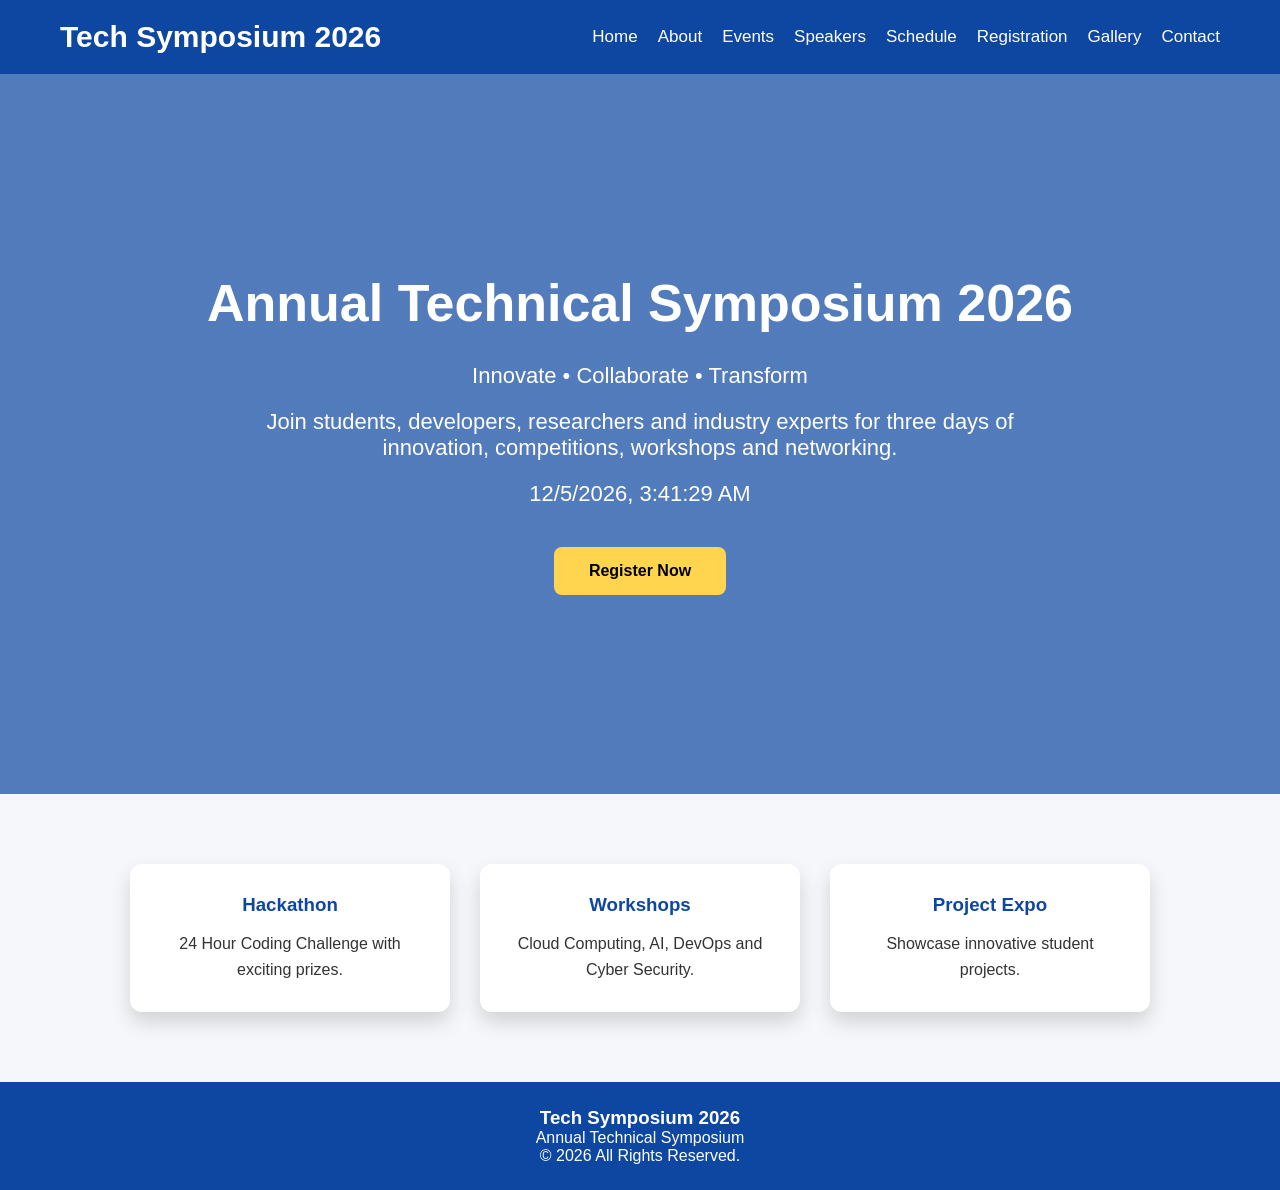
<file: src/main/webapp/index.html>
<!DOCTYPE html>
<html lang="en">
<head>
    <meta charset="UTF-8">
    <meta name="viewport" content="width=device-width, initial-scale=1.0">
    <title>Tech Symposium 2026 | College Event</title>

    <link rel="stylesheet" href="css/style.css">
</head>

<body>

<header>

<div class="logo">
    <h1>Tech Symposium 2026</h1>
</div>

<nav>

<ul>

<li><a href="index.html" class="active">Home</a></li>

<li><a href="about.html">About</a></li>

<li><a href="events.html">Events</a></li>

<li><a href="speakers.html">Speakers</a></li>

<li><a href="schedule.html">Schedule</a></li>

<li><a href="registration.html">Registration</a></li>

<li><a href="gallery.html">Gallery</a></li>

<li><a href="contact.html">Contact</a></li>

</ul>

</nav>

</header>


<section class="hero">

<h2>Annual Technical Symposium 2026</h2>

<p>

Innovate • Collaborate • Transform
</p>

<p>

Join students, developers, researchers and industry experts for three days of innovation, competitions, workshops and networking.

</p>

<p id="datetime"></p>

<a href="registration.html" class="btn">

Register Now

</a>

</section>


<section class="features">

<div class="card">

<h3>Hackathon</h3>

<p>

24 Hour Coding Challenge with exciting prizes.

</p>

</div>


<div class="card">

<h3>Workshops</h3>

<p>

Cloud Computing, AI, DevOps and Cyber Security.

</p>

</div>


<div class="card">

<h3>Project Expo</h3>

<p>

Showcase innovative student projects.

</p>

</div>

</section>


<footer>

<h3>Tech Symposium 2026</h3>

<p>Annual Technical Symposium</p>

<p>© 2026 All Rights Reserved.</p>

</footer>

<script src="js/script.js"></script>

</body>
</html>
</file>
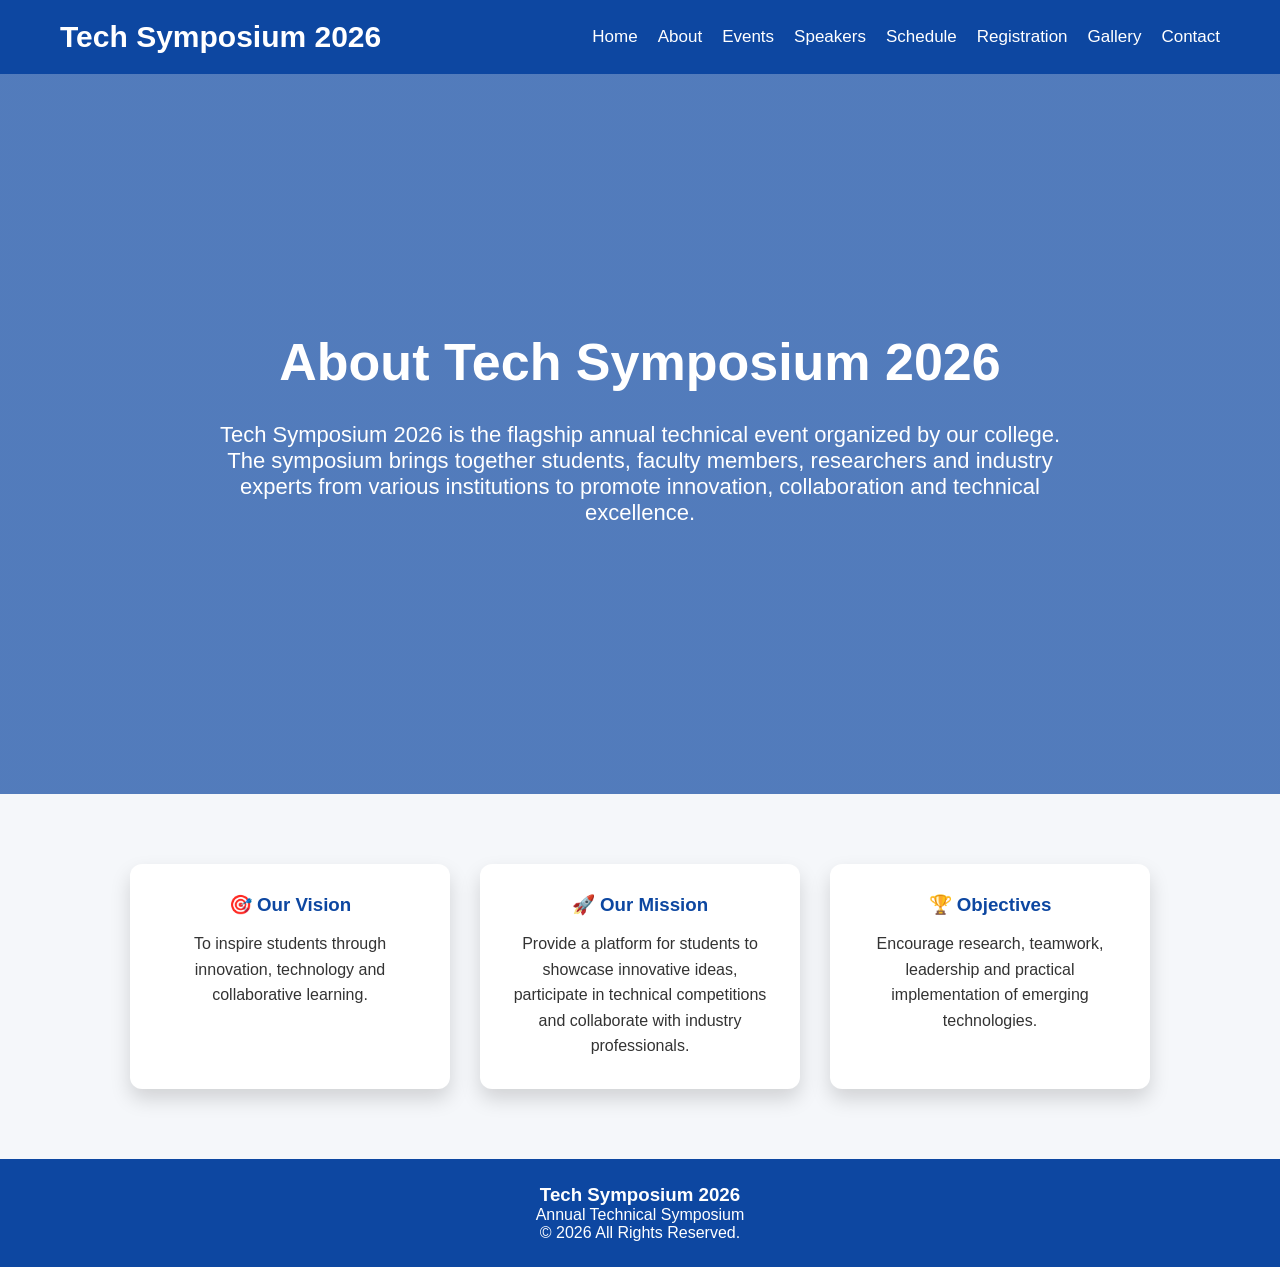
<file: src/main/webapp/about.html>
<!DOCTYPE html>
<html lang="en">
<head>
    <meta charset="UTF-8">
    <meta name="viewport" content="width=device-width, initial-scale=1.0">
    <title>About | Tech Symposium 2026</title>
    <link rel="stylesheet" href="css/style.css">
</head>

<body>

<header>

<div class="logo">
<h1>Tech Symposium 2026</h1>
</div>

<nav>
<ul>

<li><a href="index.html">Home</a></li>
<li><a href="about.html" class="active">About</a></li>
<li><a href="events.html">Events</a></li>
<li><a href="speakers.html">Speakers</a></li>
<li><a href="schedule.html">Schedule</a></li>
<li><a href="registration.html">Registration</a></li>
<li><a href="gallery.html">Gallery</a></li>
<li><a href="contact.html">Contact</a></li>

</ul>
</nav>

</header>

<section class="hero">

<h2>About Tech Symposium 2026</h2>

<p>
Tech Symposium 2026 is the flagship annual technical event organized by our college.
The symposium brings together students, faculty members, researchers and industry experts 
from various institutions to promote innovation, collaboration and technical excellence.
</p>

</section>

<section class="features">

<div class="card">

<h3>🎯 Our Vision</h3>

<p>
To inspire students through innovation, technology and collaborative learning.
</p>

</div>

<div class="card">

<h3>🚀 Our Mission</h3>

<p>
Provide a platform for students to showcase innovative ideas, participate in 
technical competitions and collaborate with industry professionals.
</p>

</div>

<div class="card">

<h3>🏆 Objectives</h3>

<p>
Encourage research, teamwork, leadership and practical implementation of emerging
technologies.
</p>

</div>

</section>
<footer>

<h3>Tech Symposium 2026</h3>

<p>Annual Technical Symposium</p>

<p>© 2026 All Rights Reserved.</p>

</footer>

<script src="js/script.js"></script>

</body>
</html>
</file>
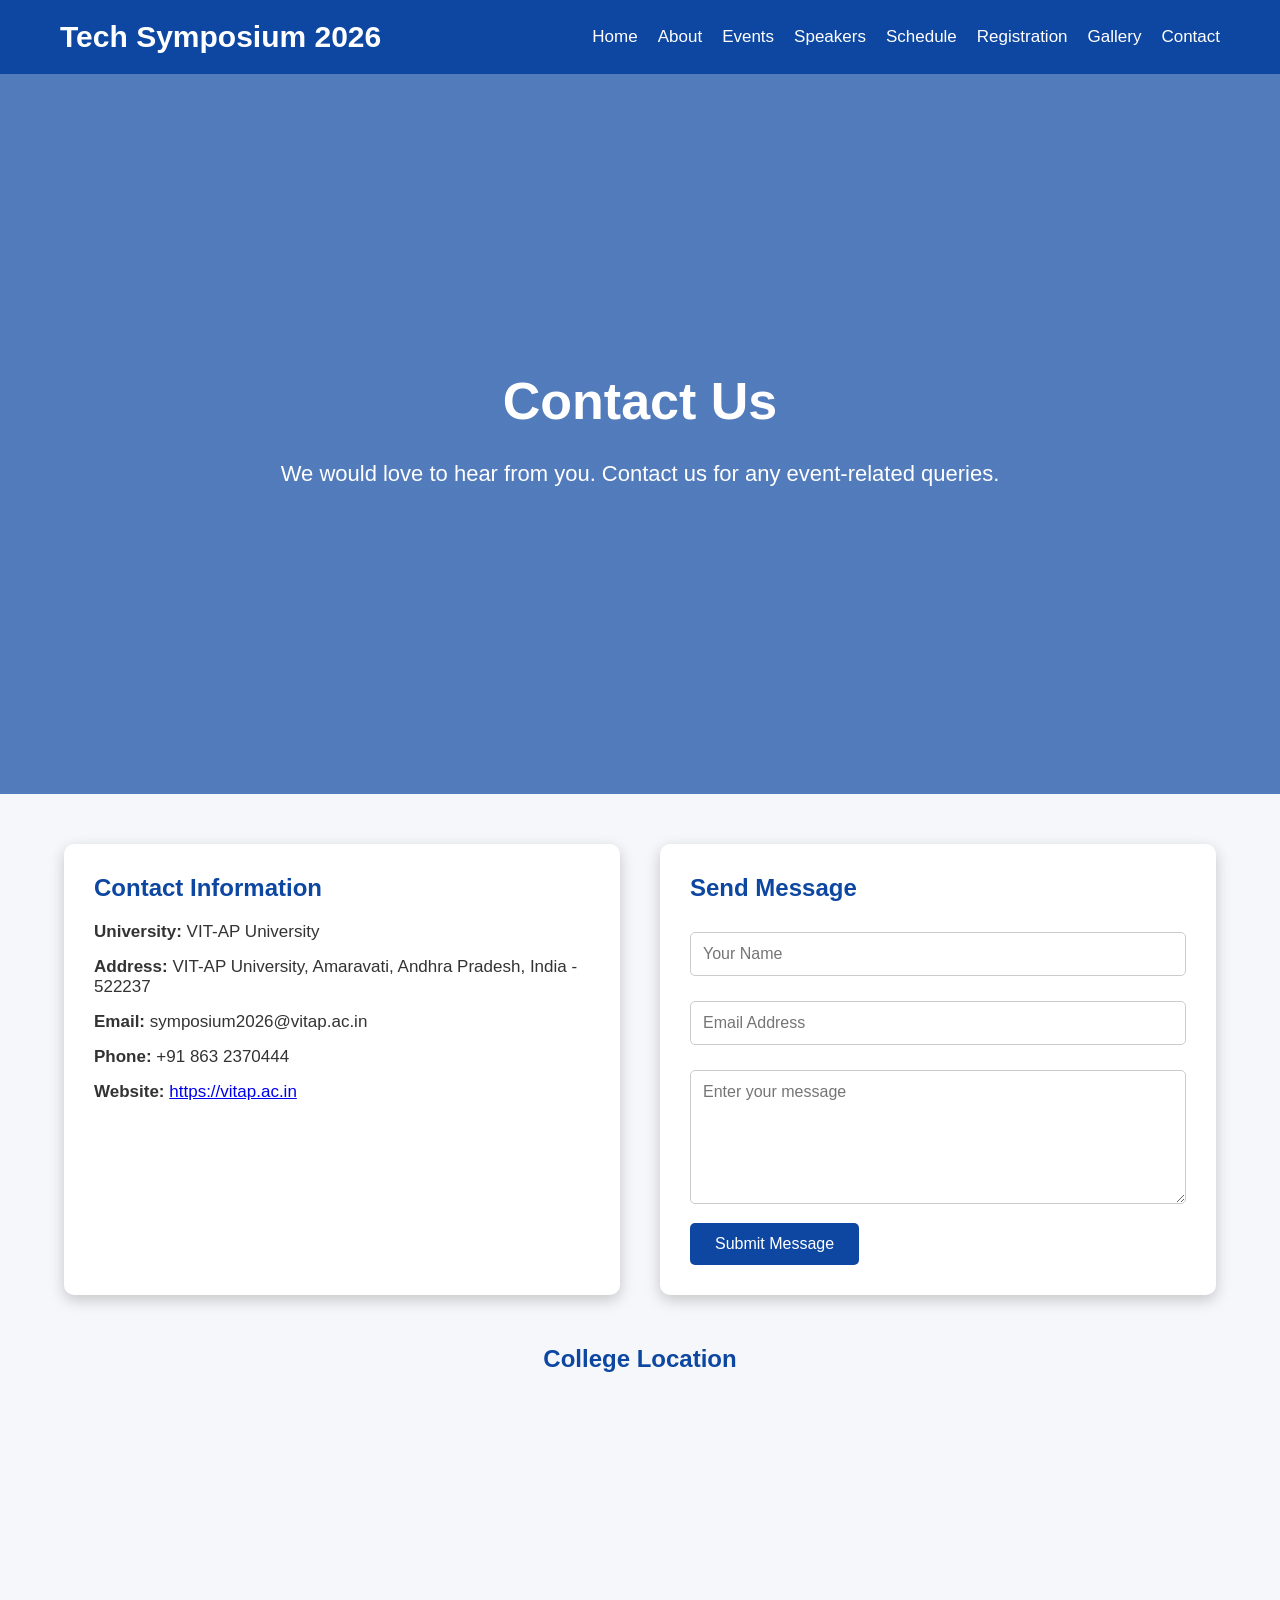
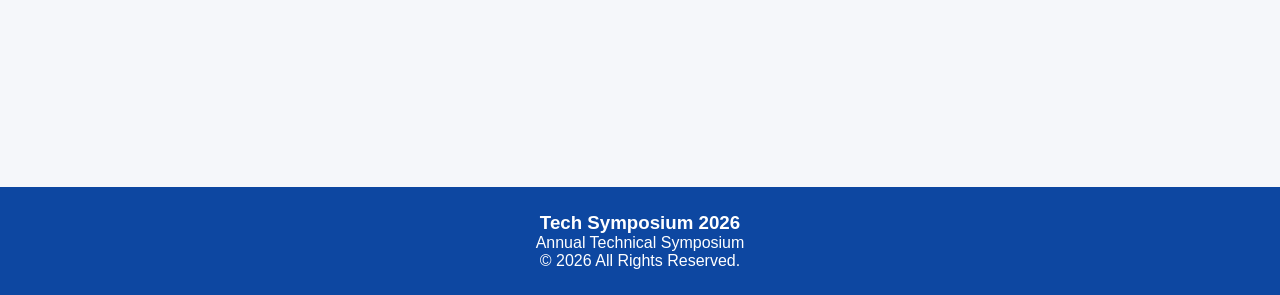
<file: src/main/webapp/contact.html>
<!DOCTYPE html>
<html lang="en">
<head>
<meta charset="UTF-8">
<meta name="viewport" content="width=device-width, initial-scale=1.0">
<title>Contact | Tech Symposium 2026</title>
<link rel="stylesheet" href="css/style.css">

<style>

.contact-container{
width:90%;
margin:50px auto;
display:flex;
flex-wrap:wrap;
gap:40px;
justify-content:center;
}

.contact-card{
background:white;
padding:30px;
border-radius:10px;
box-shadow:0 5px 15px rgba(0,0,0,.2);
flex:1;
min-width:320px;
}

.contact-card h2{
color:#0d47a1;
margin-bottom:20px;
}

.contact-card p{
margin:15px 0;
font-size:17px;
}

.contact-card input,
.contact-card textarea{
width:100%;
padding:12px;
margin-top:10px;
margin-bottom:15px;
border:1px solid #ccc;
border-radius:5px;
font-size:16px;
}

.contact-card button{
background:#0d47a1;
color:white;
padding:12px 25px;
border:none;
border-radius:5px;
cursor:pointer;
font-size:16px;
}

.contact-card button:hover{
background:#1565c0;
}

iframe{
width:100%;
height:350px;
border:none;
border-radius:10px;
}

</style>

</head>

<body>

<header>

<div class="logo">
<h1>Tech Symposium 2026</h1>
</div>

<nav>
<ul>
<li><a href="index.html">Home</a></li>
<li><a href="about.html">About</a></li>
<li><a href="events.html">Events</a></li>
<li><a href="speakers.html">Speakers</a></li>
<li><a href="schedule.html">Schedule</a></li>
<li><a href="registration.html">Registration</a></li>
<li><a href="gallery.html">Gallery</a></li>
<li><a href="contact.html" class="active">Contact</a></li>
</ul>
</nav>

</header>

<section class="hero">

<h2>Contact Us</h2>

<p>
We would love to hear from you. Contact us for any event-related queries.
</p>

</section>

<section class="contact-container">

<div class="contact-card">

<h2>Contact Information</h2>

<p><strong>University:</strong> VIT-AP University</p>

<p><strong>Address:</strong> VIT-AP University, Amaravati, Andhra Pradesh, India - 522237</p>

<p><strong>Email:</strong> symposium2026@vitap.ac.in</p>

<p><strong>Phone:</strong> +91 863 2370444</p>

<p>
<strong>Website:</strong>
<a href="https://vitap.ac.in" target="_blank">
https://vitap.ac.in
</a>
</p>

</div>

<div class="contact-card">

<h2>Send Message</h2>

<form>

<input type="text" placeholder="Your Name" required>

<input type="email" placeholder="Email Address" required>

<textarea rows="6" placeholder="Enter your message"></textarea>

<button type="submit">

Submit Message
</button>

</form>

</div>

</section>

<section style="width:90%;margin:40px auto;">

<h2 style="text-align:center;color:#0d47a1;margin-bottom:20px;">
College Location
</h2>

<iframe
src="https://maps.google.com/maps?q=VIT-AP%20University%20Amaravati&t=&z=15&ie=UTF8&iwloc=&output=embed">
</iframe>

</section>

<footer>

<h3>Tech Symposium 2026</h3>

<p>Annual Technical Symposium</p>

<p>© 2026 All Rights Reserved.</p>

</footer>

<script src="js/script.js"></script>

</body>
</html>
</file>
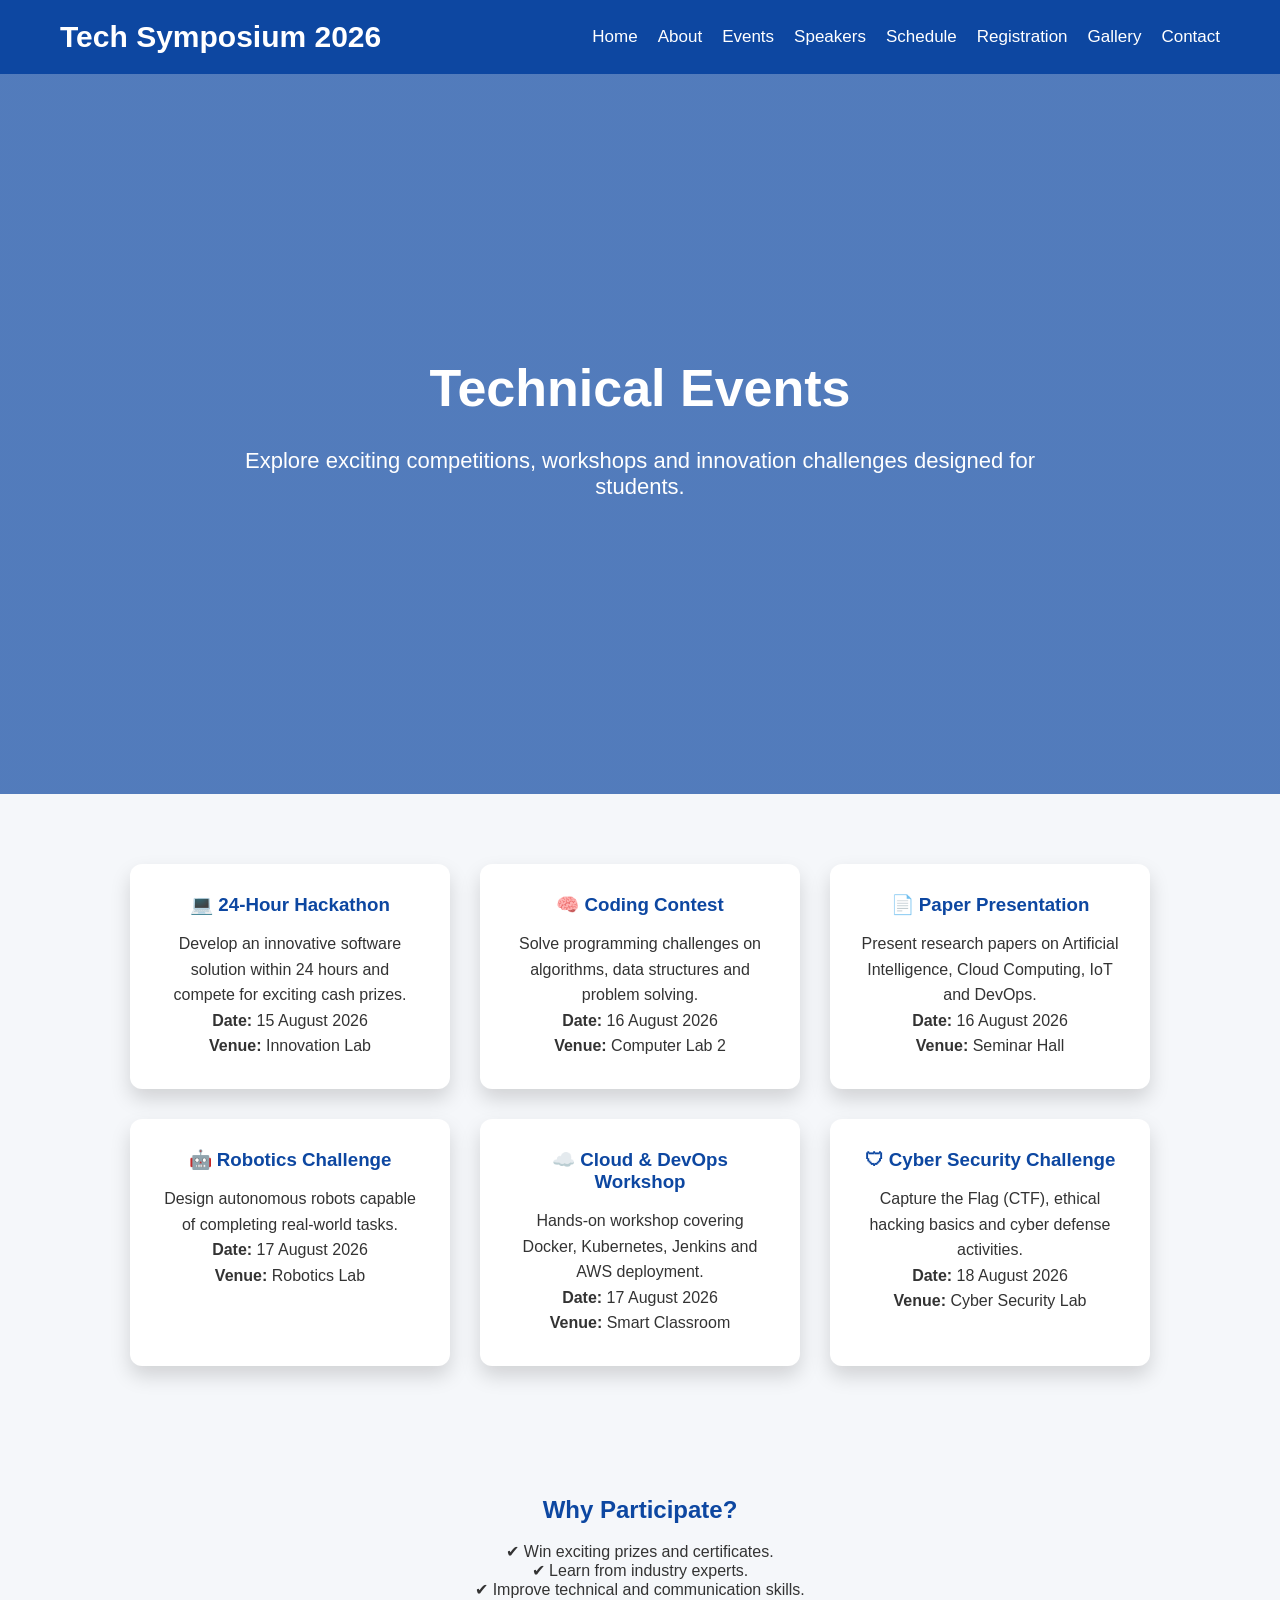
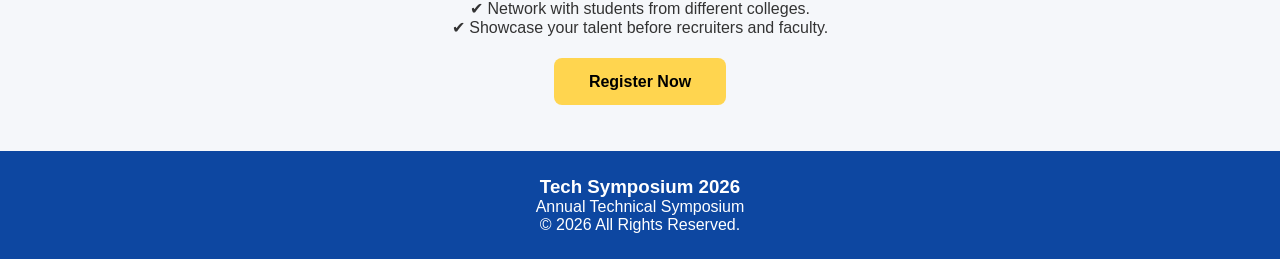
<file: src/main/webapp/events.html>
<!DOCTYPE html>
<html lang="en">
<head>
    <meta charset="UTF-8">
    <meta name="viewport" content="width=device-width, initial-scale=1.0">
    <title>Events | Tech Symposium 2026</title>
    <link rel="stylesheet" href="css/style.css">
</head>

<body>

<header>

<div class="logo">
    <h1>Tech Symposium 2026</h1>
</div>

<nav>
<ul>
<li><a href="index.html">Home</a></li>
<li><a href="about.html">About</a></li>
<li><a href="events.html" class="active">Events</a></li>
<li><a href="speakers.html">Speakers</a></li>
<li><a href="schedule.html">Schedule</a></li>
<li><a href="registration.html">Registration</a></li>
<li><a href="gallery.html">Gallery</a></li>
<li><a href="contact.html">Contact</a></li>
</ul>
</nav>

</header>

<section class="hero">

<h2>Technical Events</h2>

<p>
Explore exciting competitions, workshops and innovation challenges designed for students.
</p>

</section>

<section class="features">

<div class="card">
<h3>💻 24-Hour Hackathon</h3>
<p>
Develop an innovative software solution within 24 hours and compete for exciting cash prizes.
</p>
<p><strong>Date:</strong> 15 August 2026</p>
<p><strong>Venue:</strong> Innovation Lab</p>
</div>

<div class="card">
<h3>🧠 Coding Contest</h3>
<p>
Solve programming challenges on algorithms, data structures and problem solving.
</p>
<p><strong>Date:</strong> 16 August 2026</p>
<p><strong>Venue:</strong> Computer Lab 2</p>
</div>

<div class="card">
<h3>📄 Paper Presentation</h3>
<p>
Present research papers on Artificial Intelligence, Cloud Computing, IoT and DevOps.
</p>
<p><strong>Date:</strong> 16 August 2026</p>
<p><strong>Venue:</strong> Seminar Hall</p>
</div>

<div class="card">
<h3>🤖 Robotics Challenge</h3>
<p>
Design autonomous robots capable of completing real-world tasks.
</p>
<p><strong>Date:</strong> 17 August 2026</p>
<p><strong>Venue:</strong> Robotics Lab</p>
</div>

<div class="card">
<h3>☁️ Cloud & DevOps Workshop</h3>
<p>
Hands-on workshop covering Docker, Kubernetes, Jenkins and AWS deployment.
</p>
<p><strong>Date:</strong> 17 August 2026</p>
<p><strong>Venue:</strong> Smart Classroom</p>
</div>

<div class="card">
<h3>🛡 Cyber Security Challenge</h3>
<p>
Capture the Flag (CTF), ethical hacking basics and cyber defense activities.
</p>
<p><strong>Date:</strong> 18 August 2026</p>
<p><strong>Venue:</strong> Cyber Security Lab</p>
</div>

</section>

<section style="padding:60px;text-align:center;">

<h2 style="color:#0d47a1;">Why Participate?</h2>

<br>

<p>
✔ Win exciting prizes and certificates.</p>

<p>
✔ Learn from industry experts.</p>

<p>
✔ Improve technical and communication skills.</p>

<p>
✔ Network with students from different colleges.</p>

<p>
✔ Showcase your talent before recruiters and faculty.</p>

<br><br>

<a href="registration.html" class="btn">Register Now</a>

</section>

<footer>

<h3>Tech Symposium 2026</h3>

<p>Annual Technical Symposium</p>

<p>© 2026 All Rights Reserved.</p>

</footer>

<script src="js/script.js"></script>

</body>
</html>
</file>
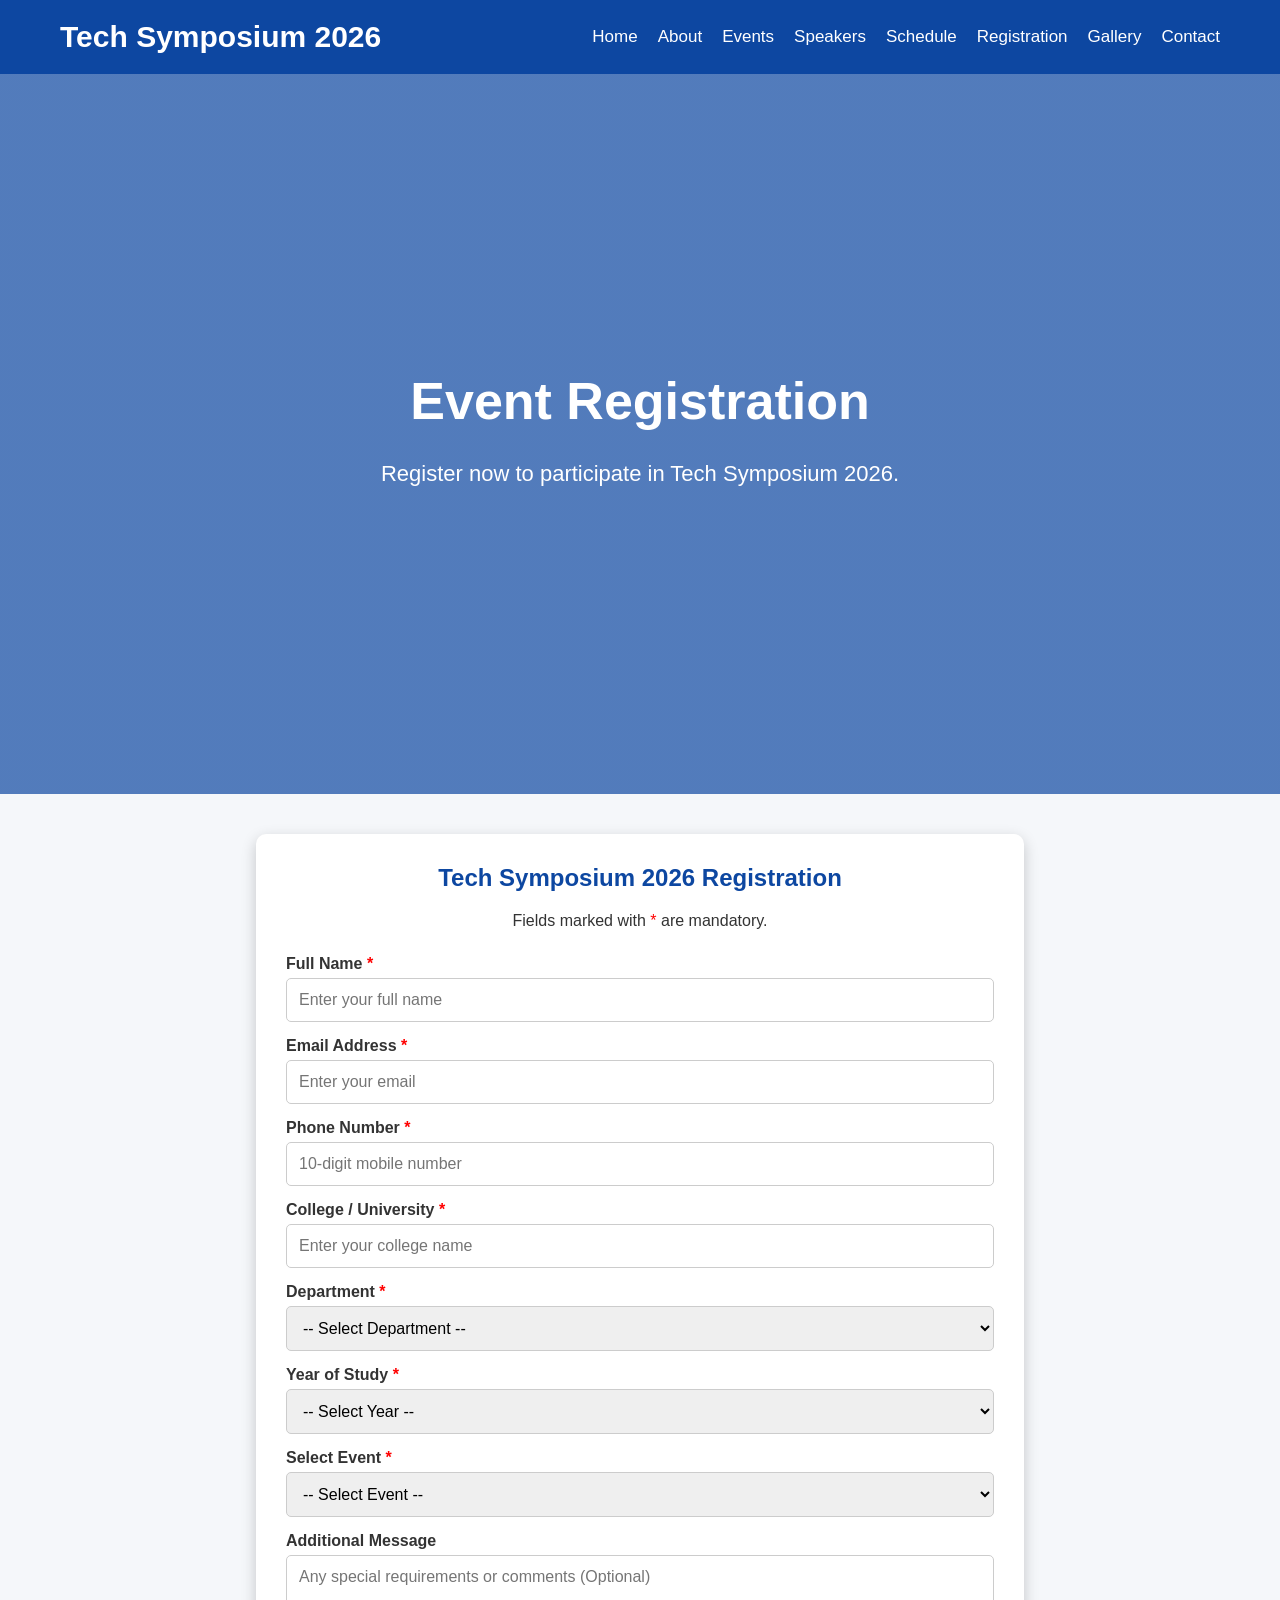
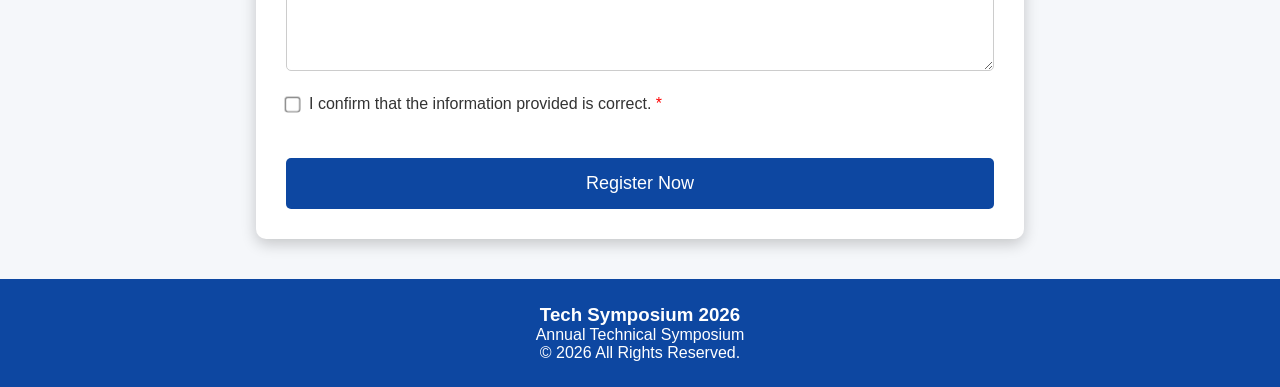
<file: src/main/webapp/registration.html>
<!DOCTYPE html>
<html lang="en">
<head>
<meta charset="UTF-8">
<meta name="viewport" content="width=device-width, initial-scale=1.0">
<title>Registration | Tech Symposium 2026</title>
<link rel="stylesheet" href="css/style.css">

<style>

form{
width:60%;
margin:40px auto;
background:white;
padding:30px;
border-radius:10px;
box-shadow:0 5px 15px rgba(0,0,0,0.2);
}

label{
display:block;
margin-top:15px;
font-weight:bold;
}

input,select,textarea{
width:100%;
padding:12px;
margin-top:5px;
border:1px solid #ccc;
border-radius:5px;
font-size:16px;
}

button{
margin-top:25px;
width:100%;
padding:15px;
background:#0d47a1;
color:white;
border:none;
border-radius:5px;
font-size:18px;
cursor:pointer;
}

button:hover{
background:#1565c0;
}

</style>

</head>

<body>

<header>

<div class="logo">
<h1>Tech Symposium 2026</h1>
</div>

<nav>
<ul>

<li><a href="index.html">Home</a></li>
<li><a href="about.html">About</a></li>
<li><a href="events.html">Events</a></li>
<li><a href="speakers.html">Speakers</a></li>
<li><a href="schedule.html">Schedule</a></li>
<li><a href="registration.html" class="active">Registration</a></li>
<li><a href="gallery.html">Gallery</a></li>
<li><a href="contact.html">Contact</a></li>

</ul>
</nav>

</header>

<section class="hero">

<h2>Event Registration</h2>

<p>Register now to participate in Tech Symposium 2026.</p>

</section>

<form onsubmit="return validateForm()">

<h2 style="text-align:center;color:#0d47a1;margin-bottom:20px;">
Tech Symposium 2026 Registration
</h2>

<p style="text-align:center;margin-bottom:25px;">
Fields marked with <span style="color:red;">*</span> are mandatory.
</p>

<label>Full Name <span style="color:red;">*</span></label>
<input type="text" id="name" placeholder="Enter your full name" required>

<label>Email Address <span style="color:red;">*</span></label>
<input type="email" id="email" placeholder="Enter your email" required>

<label>Phone Number <span style="color:red;">*</span></label>
<input type="tel"
       placeholder="10-digit mobile number"
       pattern="[0-9]{10}"
        title="Enter a valid 10-digit mobile number"
       required>

<label>College / University <span style="color:red;">*</span></label>
<input type="text"
       placeholder="Enter your college name"
       required>

<label>Department <span style="color:red;">*</span></label>

<select required>

<option value="">-- Select Department --</option>

<option>Software Engineering</option>
<option>Computer Science Engineering</option>
<option>Artificial Intelligence & Data Science</option>
<option>Information Technology</option>
<option>Electronics & Communication</option>
<option>Mechanical Engineering</option>
<option>Civil Engineering</option>

</select>

<label>Year of Study <span style="color:red;">*</span></label>

<select required>

<option value="">-- Select Year --</option>

<option>1st Year</option>
<option>2nd Year</option>
<option>3rd Year</option>
<option>4th Year</option>
<option>M.Tech / Integrated M.Tech</option>
</select>

<label>Select Event <span style="color:red;">*</span></label>

<select required>

<option value="">-- Select Event --</option>

<option>24-Hour Hackathon</option>
<option>Coding Contest</option>
<option>Paper Presentation</option>
<option>Robotics Challenge</option>
<option>Cloud & DevOps Workshop</option>
<option>Cyber Security Workshop</option>

</select>

<label>Additional Message</label>

<textarea rows="5"
placeholder="Any special requirements or comments (Optional)"></textarea>

<div class="checkbox-group">

<input type="checkbox" id="agree" required>

<label for="agree">
I confirm that the information provided is correct.
<span style="color:red">*</span>
</label>

</div>

<button type="submit">

Register Now

</button>

</form>

<footer>

<h3>Tech Symposium 2026</h3>

<p>Annual Technical Symposium</p>

<p>© 2026 All Rights Reserved.</p>

</footer>

<script src="js/script.js"></script>

</body>
</html>
</file>
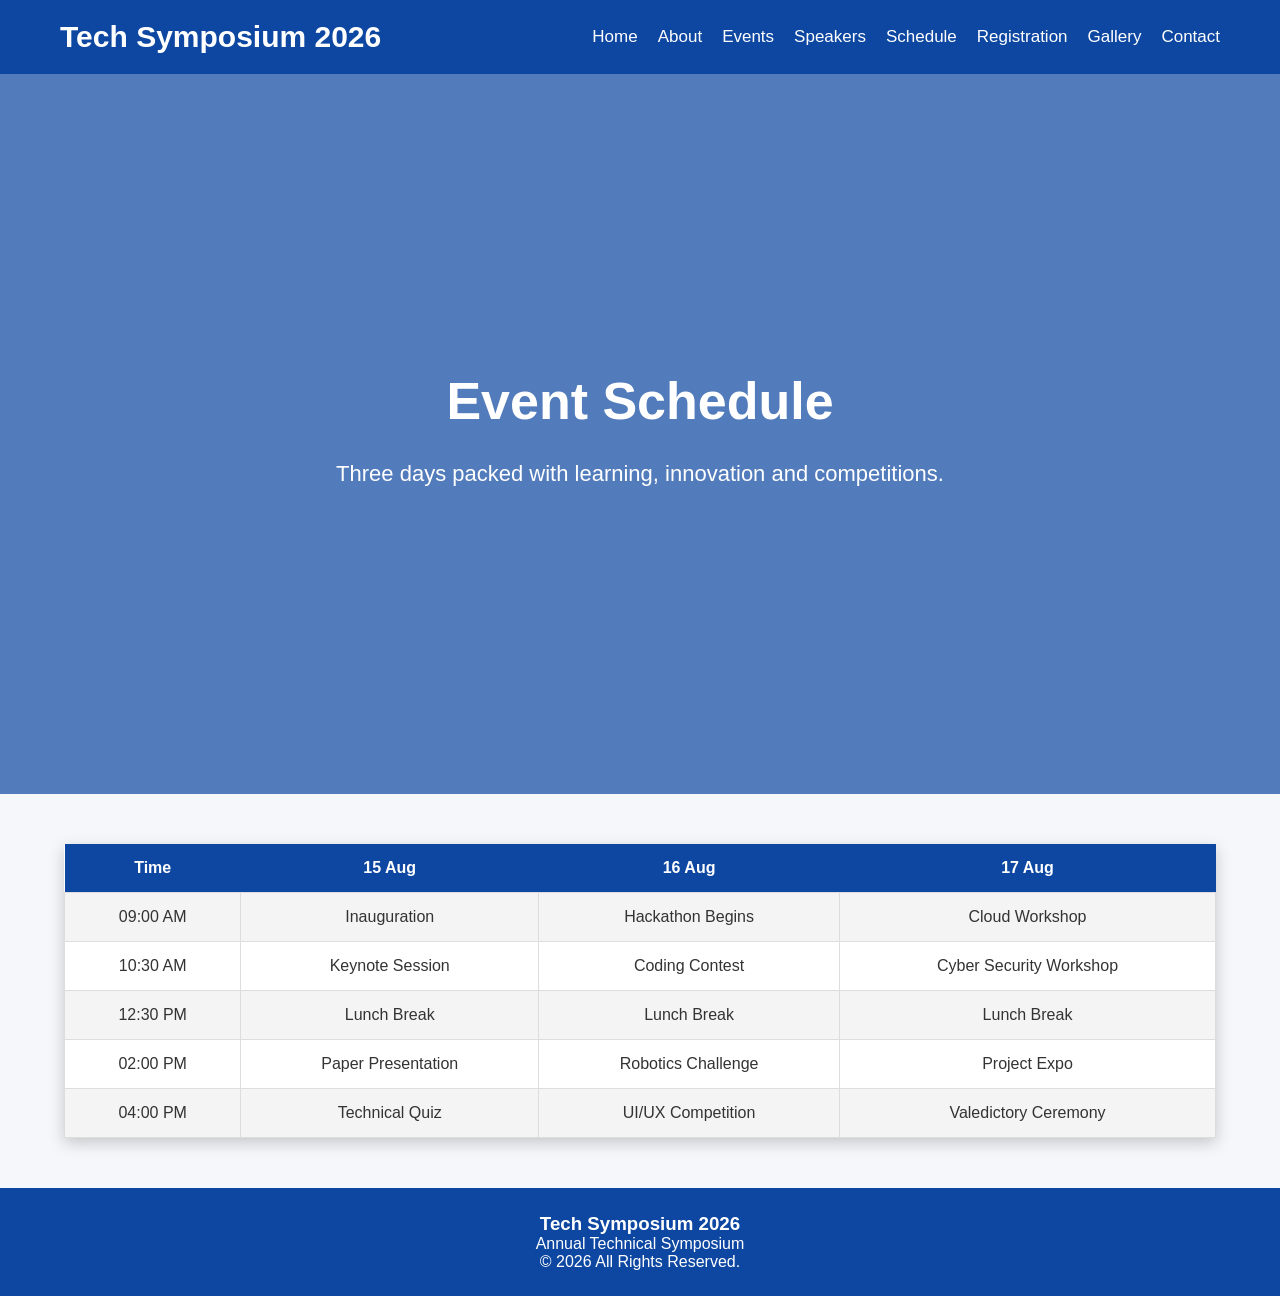
<file: src/main/webapp/schedule.html>
<!DOCTYPE html>
<html lang="en">
<head>
<meta charset="UTF-8">
<meta name="viewport" content="width=device-width, initial-scale=1.0">
<title>Schedule | Tech Symposium 2026</title>
<link rel="stylesheet" href="css/style.css">

<style>

table{
width:90%;
margin:50px auto;
border-collapse:collapse;
background:white;
box-shadow:0 5px 15px rgba(0,0,0,0.2);
}

th{
background:#0d47a1;
color:white;
padding:15px;
}

td{
padding:15px;
text-align:center;
border:1px solid #ddd;
}

tr:nth-child(even){
background:#f4f4f4;
}

tr:hover{
background:#e3f2fd;
}

</style>

</head>

<body>

<header>

<div class="logo">
<h1>Tech Symposium 2026</h1>
</div>

<nav>

<ul>

<li><a href="index.html">Home</a></li>
<li><a href="about.html">About</a></li>
<li><a href="events.html">Events</a></li>
<li><a href="speakers.html">Speakers</a></li>
<li><a href="schedule.html" class="active">Schedule</a></li>
<li><a href="registration.html">Registration</a></li>
<li><a href="gallery.html">Gallery</a></li>
<li><a href="contact.html">Contact</a></li>

</ul>

</nav>

</header>

<section class="hero">

<h2>Event Schedule</h2>

<p>
Three days packed with learning, innovation and competitions.
</p>

</section>

<table>

<tr>

<th>Time</th>

<th>15 Aug</th>

<th>16 Aug</th>

<th>17 Aug</th>

</tr>

<tr>

<td>09:00 AM</td>

<td>Inauguration</td>

<td>Hackathon Begins</td>

<td>Cloud Workshop</td>

</tr>

<tr>

<td>10:30 AM</td>

<td>Keynote Session</td>

<td>Coding Contest</td>

<td>Cyber Security Workshop</td>

</tr>

<tr>

<td>12:30 PM</td>

<td>Lunch Break</td>

<td>Lunch Break</td>

<td>Lunch Break</td>

</tr>

<tr>

<td>02:00 PM</td>

<td>Paper Presentation</td>

<td>Robotics Challenge</td>

<td>Project Expo</td>

</tr>

<tr>

<td>04:00 PM</td>

<td>Technical Quiz</td>

<td>UI/UX Competition</td>

<td>Valedictory Ceremony</td>

</tr>

</table>

<footer>

<h3>Tech Symposium 2026</h3>

<p>Annual Technical Symposium</p>

<p>© 2026 All Rights Reserved.</p>

</footer>

<script src="js/script.js"></script>

</body>
</html>
</file>
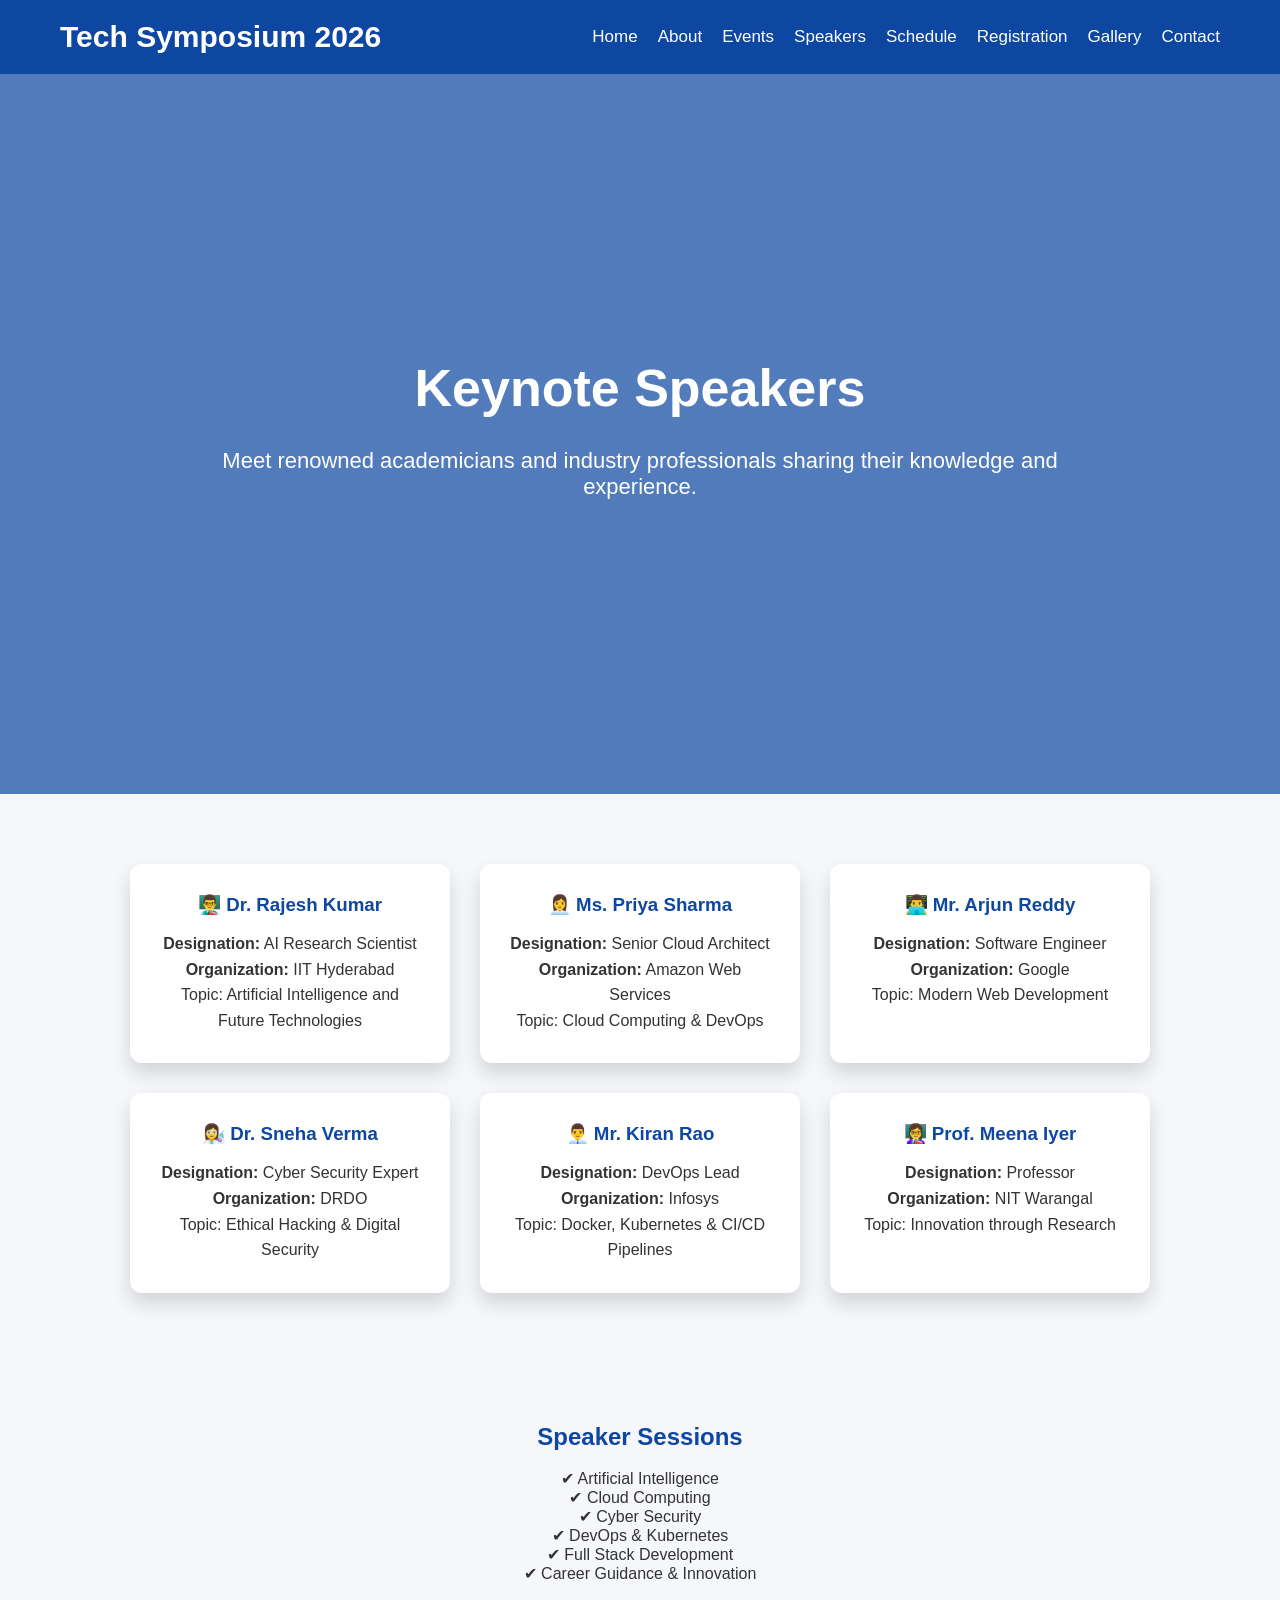
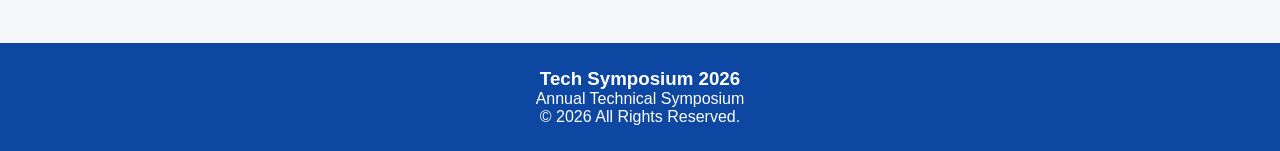
<file: src/main/webapp/speakers.html>
<!DOCTYPE html>
<html lang="en">
<head>
<meta charset="UTF-8">
<meta name="viewport" content="width=device-width, initial-scale=1.0">
<title>Speakers | Tech Symposium 2026</title>
<link rel="stylesheet" href="css/style.css">
</head>

<body>

<header>

<div class="logo">
<h1>Tech Symposium 2026</h1>
</div>

<nav>
<ul>
<li><a href="index.html">Home</a></li>
<li><a href="about.html">About</a></li>
<li><a href="events.html">Events</a></li>
<li><a href="speakers.html" class="active">Speakers</a></li>
<li><a href="schedule.html">Schedule</a></li>
<li><a href="registration.html">Registration</a></li>
<li><a href="gallery.html">Gallery</a></li>
<li><a href="contact.html">Contact</a></li>
</ul>
</nav>

</header>

<section class="hero">

<h2>Keynote Speakers</h2>

<p>
Meet renowned academicians and industry professionals sharing their knowledge and experience.
</p>

</section>

<section class="features">

<div class="card">
<h3>👨‍🏫 Dr. Rajesh Kumar</h3>
<p><strong>Designation:</strong> AI Research Scientist</p>
<p><strong>Organization:</strong> IIT Hyderabad</p>
<p>Topic: Artificial Intelligence and Future Technologies</p>
</div>

<div class="card">
<h3>👩‍💼 Ms. Priya Sharma</h3>
<p><strong>Designation:</strong> Senior Cloud Architect</p>
<p><strong>Organization:</strong> Amazon Web Services</p>
<p>Topic: Cloud Computing & DevOps</p>
</div>

<div class="card">
<h3>👨‍💻 Mr. Arjun Reddy</h3>
<p><strong>Designation:</strong> Software Engineer</p>
<p><strong>Organization:</strong> Google</p>
<p>Topic: Modern Web Development</p>
</div>

<div class="card">
<h3>👩‍🔬 Dr. Sneha Verma</h3>
<p><strong>Designation:</strong> Cyber Security Expert</p>
<p><strong>Organization:</strong> DRDO</p>
<p>Topic: Ethical Hacking & Digital Security</p>
</div>

<div class="card">
<h3>👨‍💼 Mr. Kiran Rao</h3>
<p><strong>Designation:</strong> DevOps Lead</p>
<p><strong>Organization:</strong> Infosys</p>
<p>Topic: Docker, Kubernetes & CI/CD Pipelines</p>
</div>

<div class="card">
<h3>👩‍🏫 Prof. Meena Iyer</h3>
<p><strong>Designation:</strong> Professor</p>
<p><strong>Organization:</strong> NIT Warangal</p>
<p>Topic: Innovation through Research</p>
</div>

</section>

<section style="padding:60px;text-align:center;">

<h2 style="color:#0d47a1;">Speaker Sessions</h2>

<br>

<p>✔ Artificial Intelligence</p>
<p>✔ Cloud Computing</p>
<p>✔ Cyber Security</p>
<p>✔ DevOps & Kubernetes</p>
<p>✔ Full Stack Development</p>
<p>✔ Career Guidance & Innovation</p>

</section>

<footer>

<h3>Tech Symposium 2026</h3>

<p>Annual Technical Symposium</p>

<p>© 2026 All Rights Reserved.</p>

</footer>

<script src="js/script.js"></script>

</body>
</html>
</file>
<file: src/main/webapp/css/style.css>
*{
    margin:0;
    padding:0;
    box-sizing:border-box;
    font-family:Arial, Helvetica, sans-serif;
}

body{
    background:#f5f7fa;
    color:#333;
}

header{
    background:#0d47a1;
    color:white;
    display:flex;
    justify-content:space-between;
    align-items:center;
    padding:20px 60px;
    position:sticky;
    top:0;
}

.logo h1{
    font-size:30px;
}

nav ul{
    display:flex;
    list-style:none;
}

nav ul li{
    margin-left:20px;
}

nav ul li a{
    color:white;
    text-decoration:none;
    font-size:17px;
    transition:0.3s;
}

nav ul li a:hover{
    color:#FFD54F;
}

.hero{
    height:80vh;
    background:linear-gradient(rgba(13,71,161,0.7),rgba(13,71,161,0.7)),
    url("https://images.unsplash.com/photo-1519389950473-47ba0277781c?w=1600") center/cover;
    display:flex;
    flex-direction:column;
    justify-content:center;
    align-items:center;
    text-align:center;
    color:white;
    padding:20px;
}

.hero h2{
    font-size:52px;
    margin-bottom:20px;
}

.hero p{
    font-size:22px;
    margin:10px 0;
    max-width:850px;
}

.btn{
    margin-top:30px;
    padding:15px 35px;
    background:#FFD54F;
    color:#000;
    text-decoration:none;
    font-weight:bold;
    border-radius:8px;
    transition:.3s;
}

.btn:hover{
    background:white;
}

.features{
    display:flex;
    justify-content:center;
    gap:30px;
    padding:70px;
    flex-wrap:wrap;
}

.card{
    background:white;
    width:320px;
    padding:30px;
    border-radius:12px;
    box-shadow:0 10px 20px rgba(0,0,0,.15);
    text-align:center;
    transition:.3s;
}

.card:hover{
    transform:translateY(-10px);
}

.card h3{
    color:#0d47a1;
    margin-bottom:15px;
}

.card p{
    line-height:1.6;
}

footer{
    background:#0d47a1;
    color:white;
    text-align:center;
    padding:25px;
}

@media(max-width:900px){

header{
    flex-direction:column;
}

nav ul{
    flex-wrap:wrap;
    justify-content:center;
    margin-top:15px;
}

.hero h2{
    font-size:38px;
}

.hero p{
    font-size:18px;
}

.features{
    padding:30px;
}

}

input:focus,
select:focus,
textarea:focus{

outline:none;
border:2px solid #0d47a1;

}

button{
transition:.3s;
}

button:hover{
transform:scale(1.02);
}

.checkbox-group{
display:flex;
align-items:center;
gap:10px;
margin:20px 0;
}

.checkbox-group input{
width:auto;
margin:0;
transform:scale(1.2);
cursor:pointer;
}

.checkbox-group label{
margin:0;
font-weight:normal;
cursor:pointer;
}
</file>
